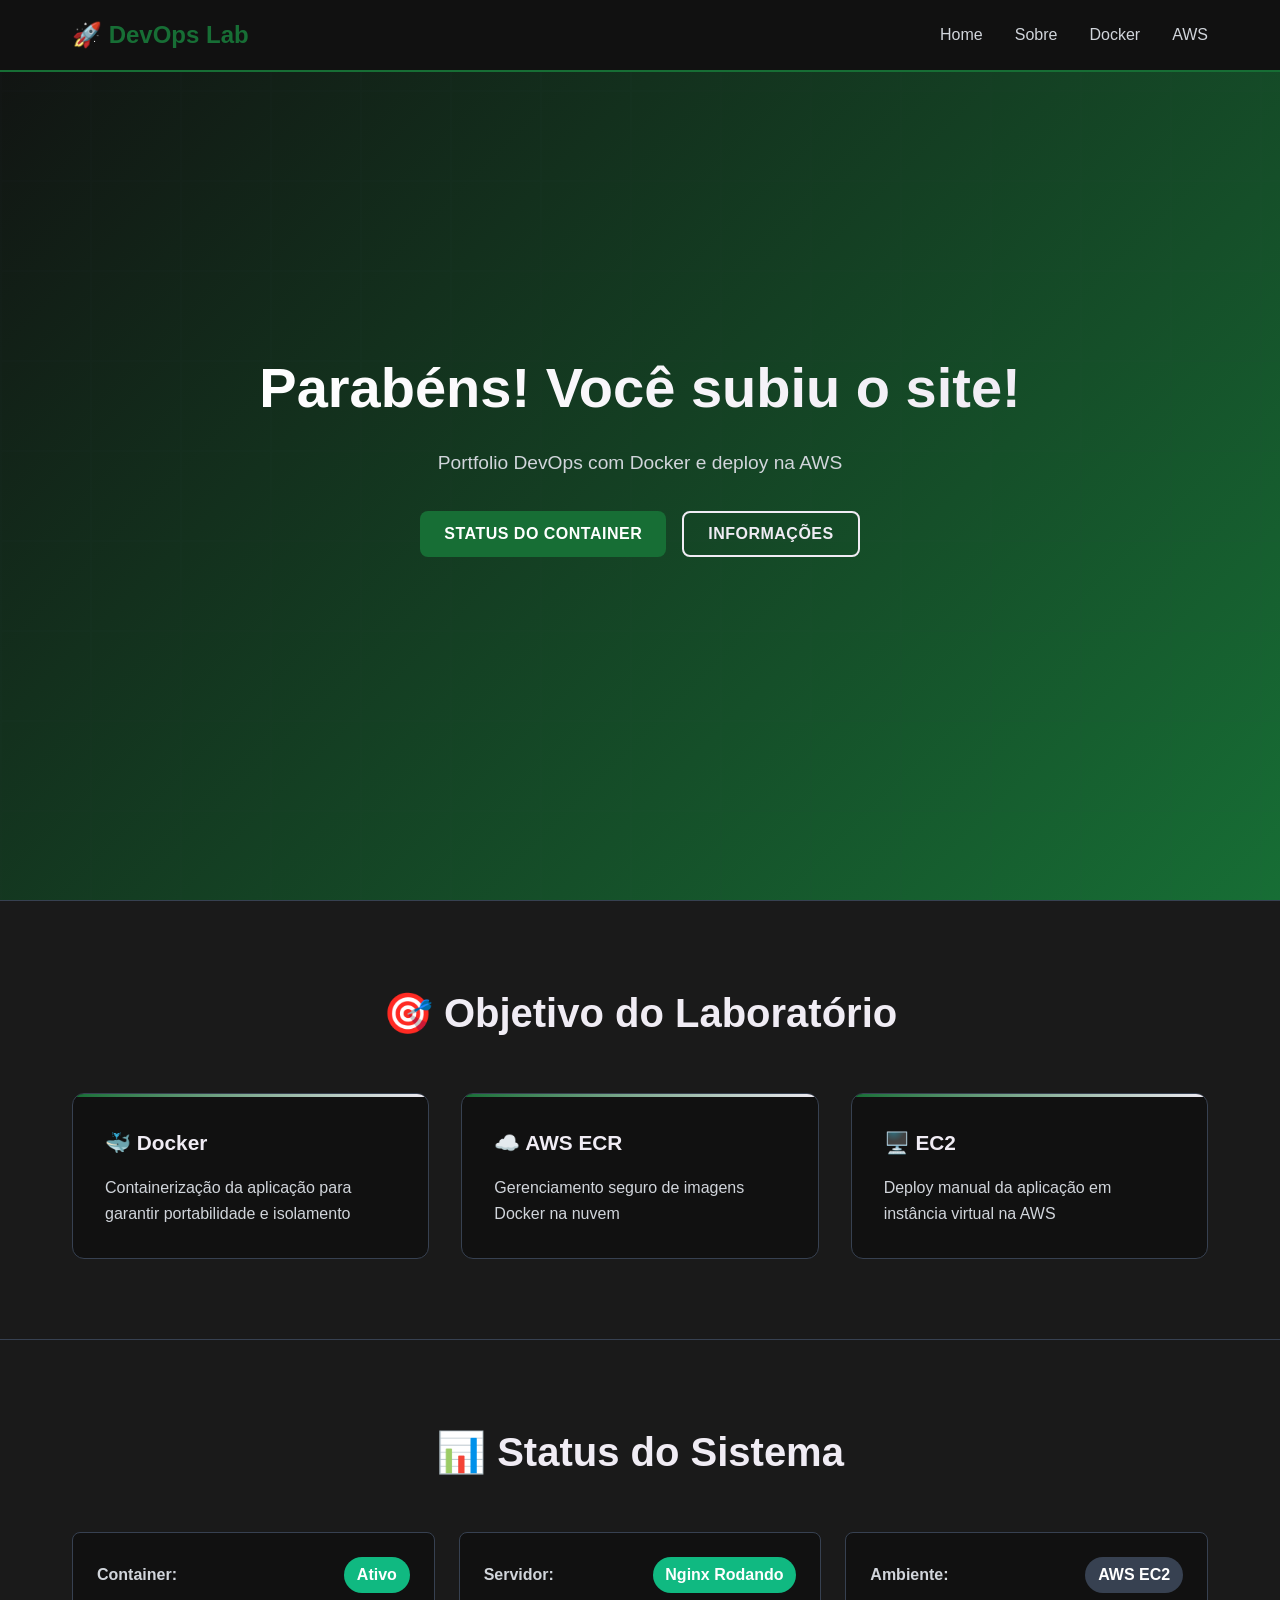
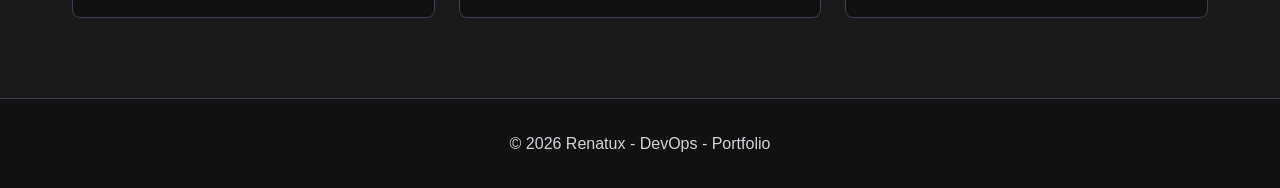
<file: website/index.html>
<!DOCTYPE html>
<html lang="pt-BR">
<head>
    <meta charset="UTF-8">
    <meta name="viewport" content="width=device-width, initial-scale=1.0">
    <title>DevOps Lab - Renatux</title>
    <link rel="stylesheet" href="css/style.css">
</head>
<body>
    <header>
        <nav class="navbar">
            <div class="nav-container">
                <h1 class="nav-title">🚀 DevOps Lab</h1>
                <div class="nav-menu">
                    <a href="#home" class="nav-link">Home</a>
                    <a href="#about" class="nav-link">Sobre</a>
                    <a href="#docker" class="nav-link">Docker</a>
                    <a href="#aws" class="nav-link">AWS</a>
                </div>
            </div>
        </nav>
    </header>

    <main>
        <section id="home" class="hero">
            <div class="container">
                <h1 class="hero-title">Parabéns! Você subiu o site!</h1>
                <p class="hero-subtitle">Portfolio DevOps com Docker e deploy na AWS</p>
                <div class="hero-buttons">
                    <button class="btn primary" onclick="showStatus()">Status do Container</button>
                    <button class="btn secondary" onclick="showInfo()">Informações</button>
                </div>
            </div>
        </section>

        <section id="about" class="section">
            <div class="container">
                <h2>🎯 Objetivo do Laboratório</h2>
                <div class="card-grid">
                    <div class="card">
                        <h3>🐳 Docker</h3>
                        <p>Containerização da aplicação para garantir portabilidade e isolamento</p>
                    </div>
                    <div class="card">
                        <h3>☁️ AWS ECR</h3>
                        <p>Gerenciamento seguro de imagens Docker na nuvem</p>
                    </div>
                    <div class="card">
                        <h3>🖥️ EC2</h3>
                        <p>Deploy manual da aplicação em instância virtual na AWS</p>
                    </div>
                </div>
            </div>
        </section>

        <section id="status" class="section">
            <div class="container">
                <h2>📊 Status do Sistema</h2>
                <div class="status-grid">
                    <div class="status-item">
                        <span class="status-label">Container:</span>
                        <span class="status-value active" id="container-status">Ativo</span>
                    </div>
                    <div class="status-item">
                        <span class="status-label">Servidor:</span>
                        <span class="status-value active" id="server-status">Nginx Rodando</span>
                    </div>
                    <div class="status-item">
                        <span class="status-label">Ambiente:</span>
                        <span class="status-value" id="environment">AWS EC2</span>
                    </div>
                </div>
            </div>
        </section>
    </main>

    <footer class="footer">
        <div class="container">
            <p>&copy; 2026 Renatux - DevOps - Portfolio</p>
        </div>
    </footer>

    <script src="js/script.js"></script>
</body>
</html>
</file>
<file: website/css/style.css>
/* Reset e Base */
* {
    margin: 0;
    padding: 0;
    box-sizing: border-box;
}

:root {
    --primary-color: #176e35;      
    --secondary-color: #333f04;     
    --accent-color: #f0ecf4;        
    --dark-bg: #1a1a1a;            
    --darker-bg: #111111;           
    --light-text: #ffffff;         
    --gray-text: #d1d5db;          
    --border-color: #374151;        
    --success-color: #10b981;       
}

body {
    font-family: 'Arial', sans-serif;
    background: var(--dark-bg);
    color: var(--light-text);
    line-height: 1.6;
    overflow-x: hidden;
}

/* Navbar */
.navbar {
    background: var(--darker-bg);
    padding: 1rem 0;
    position: fixed;
    top: 0;
    width: 100%;
    z-index: 1000;
    border-bottom: 2px solid var(--primary-color);
}

.nav-container {
    max-width: 1200px;
    margin: 0 auto;
    padding: 0 2rem;
    display: flex;
    justify-content: space-between;
    align-items: center;
}

.nav-title {
    color: var(--primary-color);
    font-size: 1.5rem;
    font-weight: bold;
}

.nav-menu {
    display: flex;
    gap: 2rem;
}

.nav-link {
    color: var(--gray-text);
    text-decoration: none;
    transition: color 0.3s ease;
    font-weight: 500;
}

.nav-link:hover {
    color: var(--accent-color);
}

/* Container */
.container {
    max-width: 1200px;
    margin: 0 auto;
    padding: 0 2rem;
}

/* Hero Section */
.hero {
    background: linear-gradient(135deg, var(--darker-bg) 0%, var(--primary-color) 100%);
    min-height: 100vh;
    display: flex;
    align-items: center;
    text-align: center;
    position: relative;
}

.hero::before {
    content: '';
    position: absolute;
    top: 0;
    left: 0;
    right: 0;
    bottom: 0;
    background: url('data:image/svg+xml,<svg xmlns="http://www.w3.org/2000/svg" viewBox="0 0 100 100"><defs><pattern id="grid" width="10" height="10" patternUnits="userSpaceOnUse"><path d="M 10 0 L 0 0 0 10" fill="none" stroke="%23374151" stroke-width="0.5" opacity="0.3"/></pattern></defs><rect width="100" height="100" fill="url(%23grid)"/></svg>') repeat;
    opacity: 0.1;
}

.hero .container {
    position: relative;
    z-index: 1;
}

.hero-title {
    font-size: 3.5rem;
    font-weight: bold;
    margin-bottom: 1rem;
    background: linear-gradient(45deg, var(--light-text), var(--accent-color));
    -webkit-background-clip: text;
    -webkit-text-fill-color: transparent;
    background-clip: text;
}

.hero-subtitle {
    font-size: 1.2rem;
    color: var(--gray-text);
    margin-bottom: 2rem;
    max-width: 600px;
    margin-left: auto;
    margin-right: auto;
}

.hero-buttons {
    display: flex;
    gap: 1rem;
    justify-content: center;
    flex-wrap: wrap;
}

/* Buttons */
.btn {
    padding: 12px 24px;
    border: none;
    border-radius: 8px;
    font-size: 1rem;
    font-weight: 600;
    cursor: pointer;
    transition: all 0.3s ease;
    text-transform: uppercase;
    letter-spacing: 0.5px;
}

.btn.primary {
    background: var(--primary-color);
    color: var(--light-text);
}

.btn.primary:hover {
    background: var(--secondary-color);
    transform: translateY(-2px);
    box-shadow: 0 8px 20px rgba(107, 70, 193, 0.3);
}

.btn.secondary {
    background: transparent;
    color: var(--accent-color);
    border: 2px solid var(--accent-color);
}

.btn.secondary:hover {
    background: var(--accent-color);
    color: var(--light-text);
    transform: translateY(-2px);
}

/* Sections */
.section {
    padding: 5rem 0;
    border-top: 1px solid var(--border-color);
}

.section h2 {
    text-align: center;
    font-size: 2.5rem;
    margin-bottom: 3rem;
    color: var(--accent-color);
}

/* Card Grid */
.card-grid {
    display: grid;
    grid-template-columns: repeat(auto-fit, minmax(300px, 1fr));
    gap: 2rem;
    margin-top: 2rem;
}

.card {
    background: var(--darker-bg);
    padding: 2rem;
    border-radius: 12px;
    border: 1px solid var(--border-color);
    transition: all 0.3s ease;
    position: relative;
    overflow: hidden;
}

.card::before {
    content: '';
    position: absolute;
    top: 0;
    left: 0;
    right: 0;
    height: 3px;
    background: linear-gradient(90deg, var(--primary-color), var(--accent-color));
}

.card:hover {
    transform: translateY(-5px);
    border-color: var(--primary-color);
    box-shadow: 0 15px 30px rgba(107, 70, 193, 0.2);
}

.card h3 {
    color: var(--accent-color);
    margin-bottom: 1rem;
    font-size: 1.3rem;
}

.card p {
    color: var(--gray-text);
    line-height: 1.6;
}

/* Status Grid */
.status-grid {
    display: grid;
    grid-template-columns: repeat(auto-fit, minmax(250px, 1fr));
    gap: 1.5rem;
    margin-top: 2rem;
}

.status-item {
    background: var(--darker-bg);
    padding: 1.5rem;
    border-radius: 8px;
    border: 1px solid var(--border-color);
    display: flex;
    justify-content: space-between;
    align-items: center;
}

.status-label {
    color: var(--gray-text);
    font-weight: 600;
}

.status-value {
    color: var(--light-text);
    font-weight: bold;
    padding: 0.3rem 0.8rem;
    border-radius: 20px;
    background: var(--border-color);
}

.status-value.active {
    background: var(--success-color);
    color: var(--light-text);
}

/* Footer */
.footer {
    background: var(--darker-bg);
    padding: 2rem 0;
    border-top: 1px solid var(--border-color);
    text-align: center;
    color: var(--gray-text);
}

/* Responsive */
@media (max-width: 768px) {
    .nav-container {
        flex-direction: column;
        gap: 1rem;
    }
    
    .hero-title {
        font-size: 2.5rem;
    }
    
    .hero-buttons {
        flex-direction: column;
        align-items: center;
    }
    
    .btn {
        width: 200px;
    }
}

/* Animações */
@keyframes fadeInUp {
    from {
        opacity: 0;
        transform: translateY(30px);
    }
    to {
        opacity: 1;
        transform: translateY(0);
    }
}

.card {
    animation: fadeInUp 0.6s ease forwards;
}

.card:nth-child(1) { animation-delay: 0.1s; }
.card:nth-child(2) { animation-delay: 0.2s; }
.card:nth-child(3) { animation-delay: 0.3s; }
</file>
